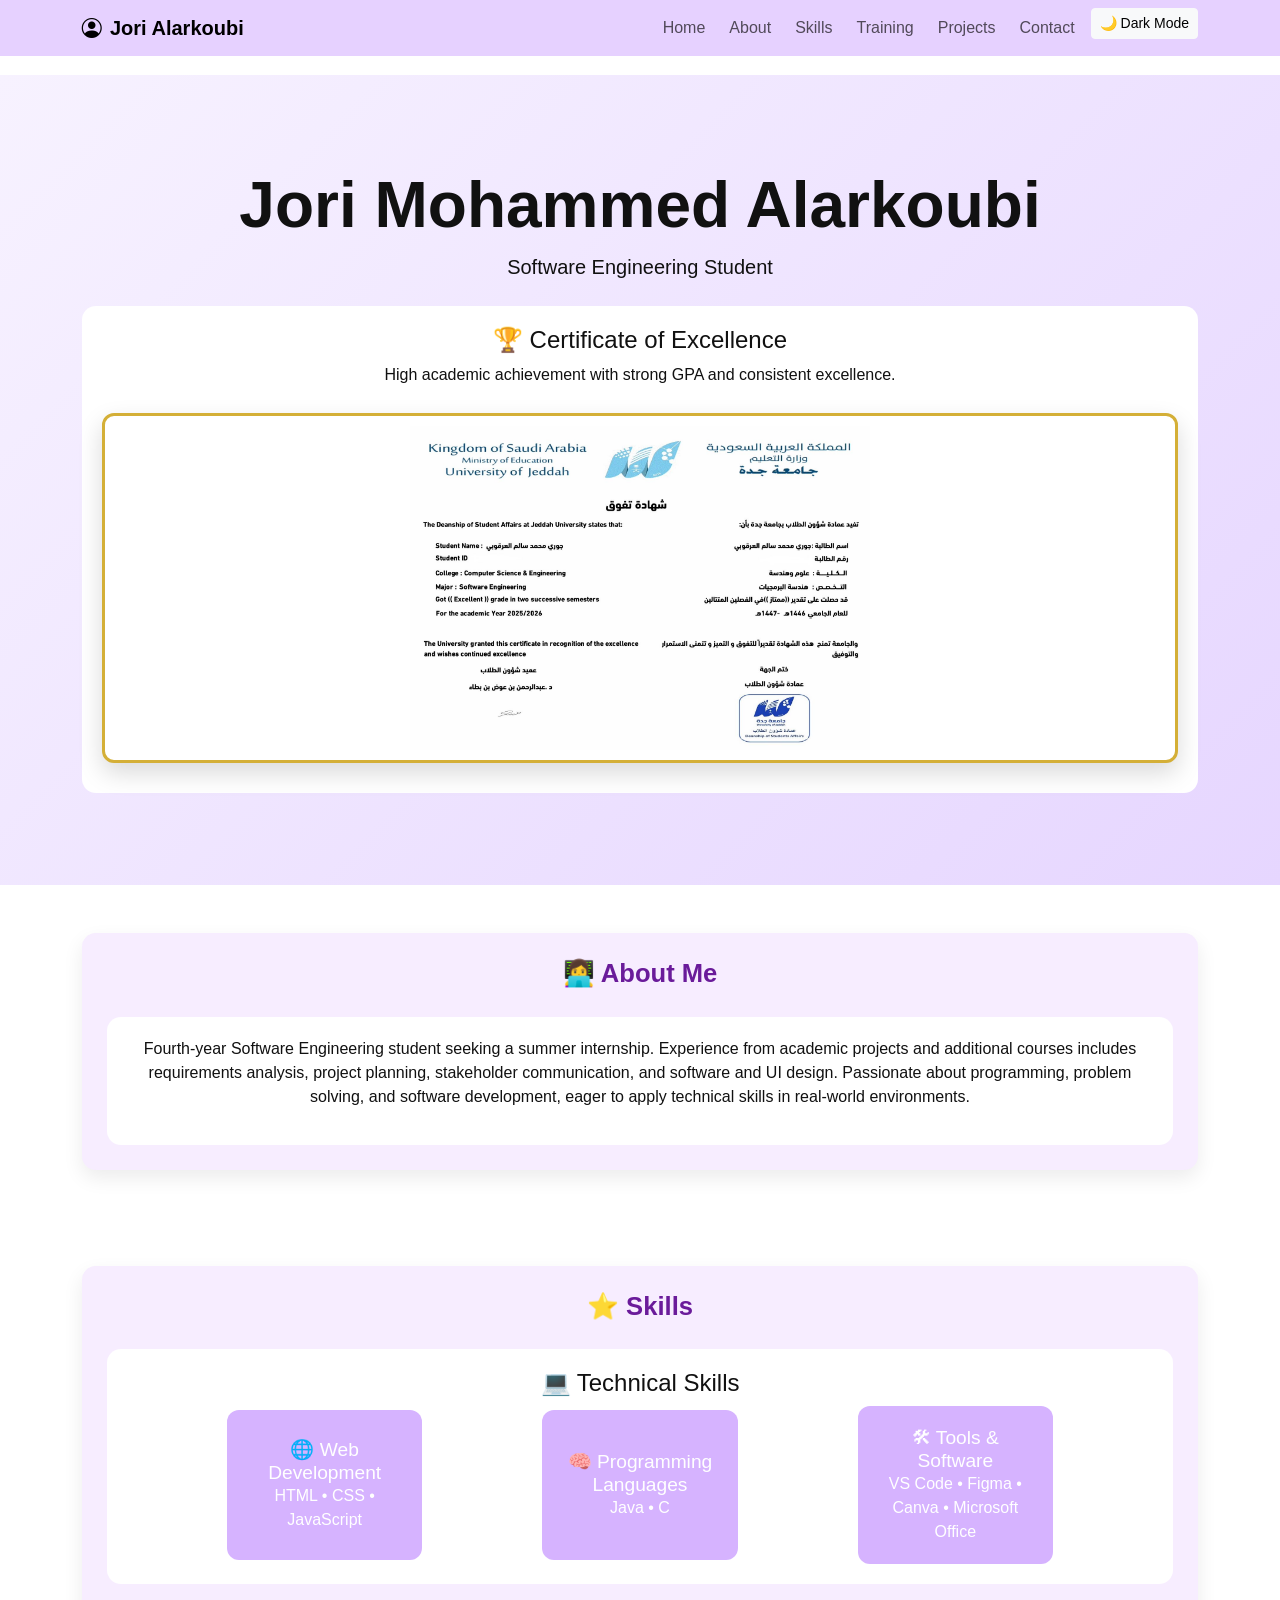
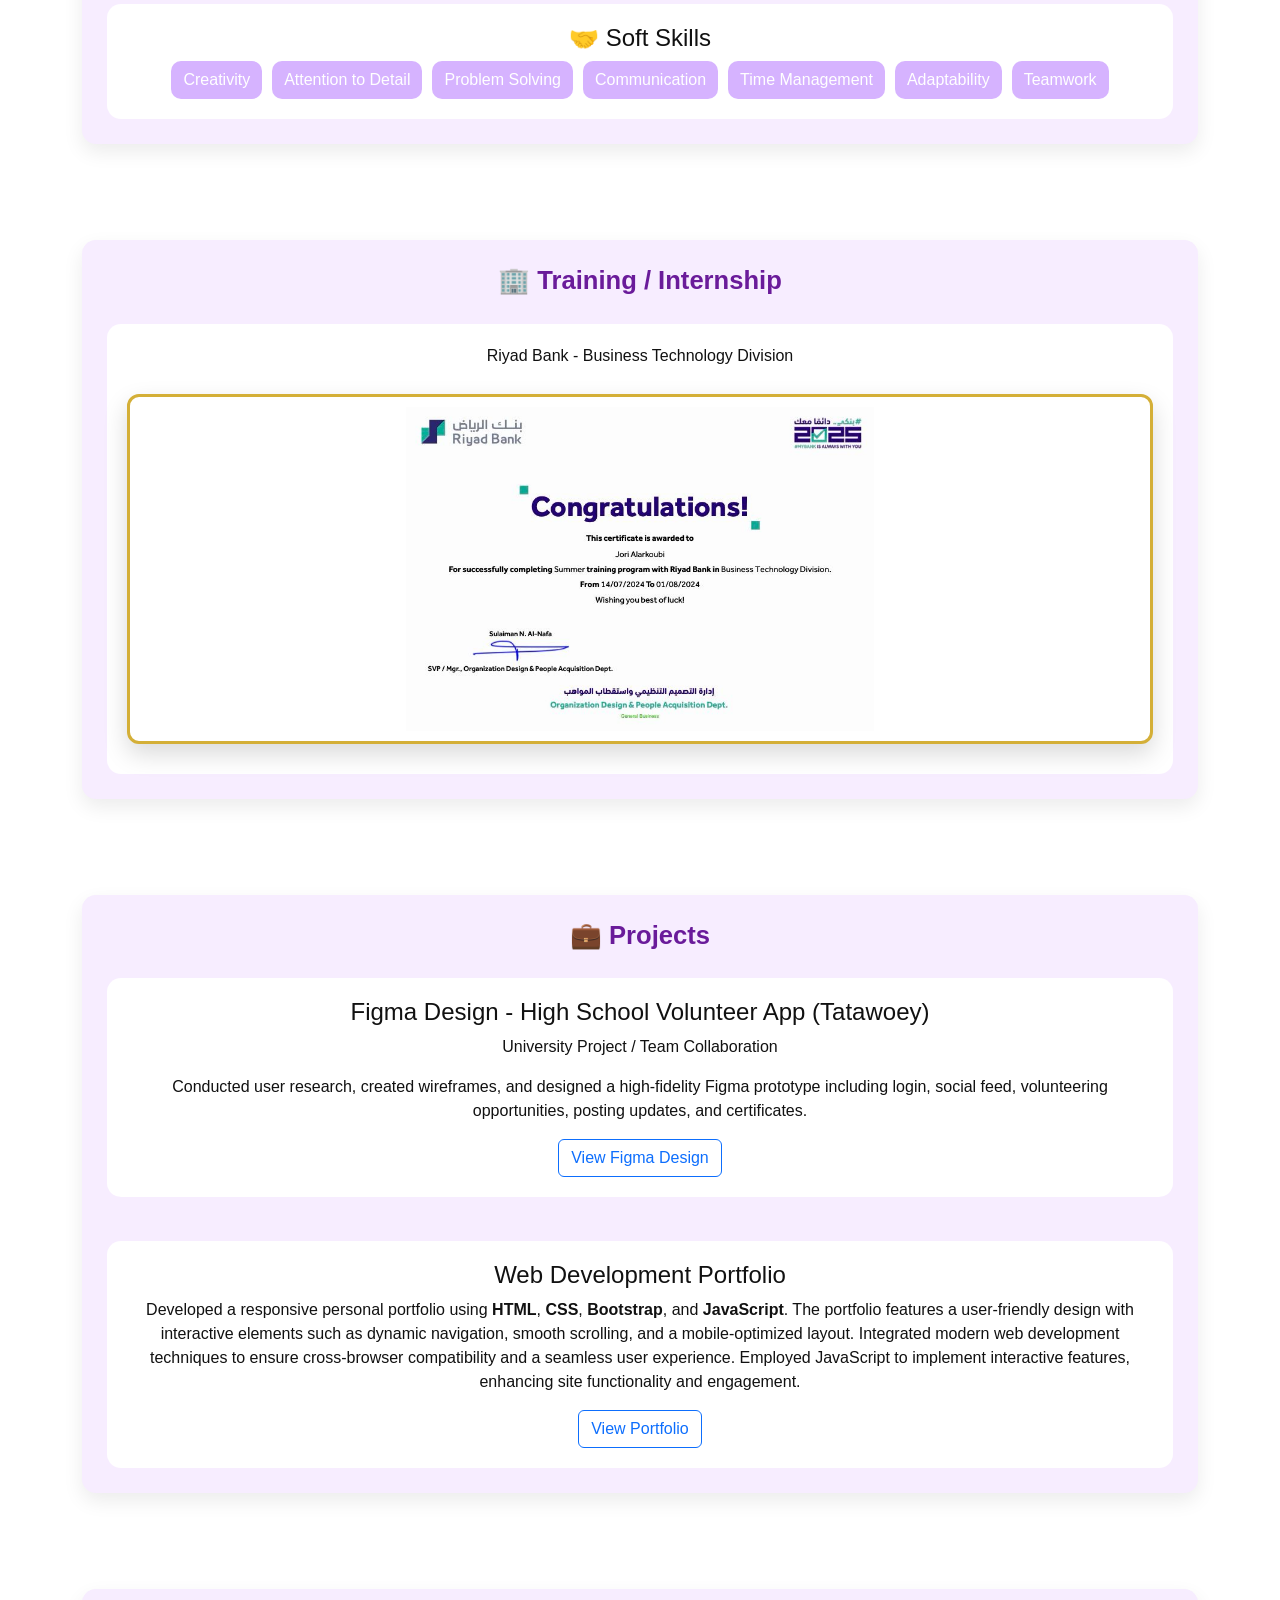
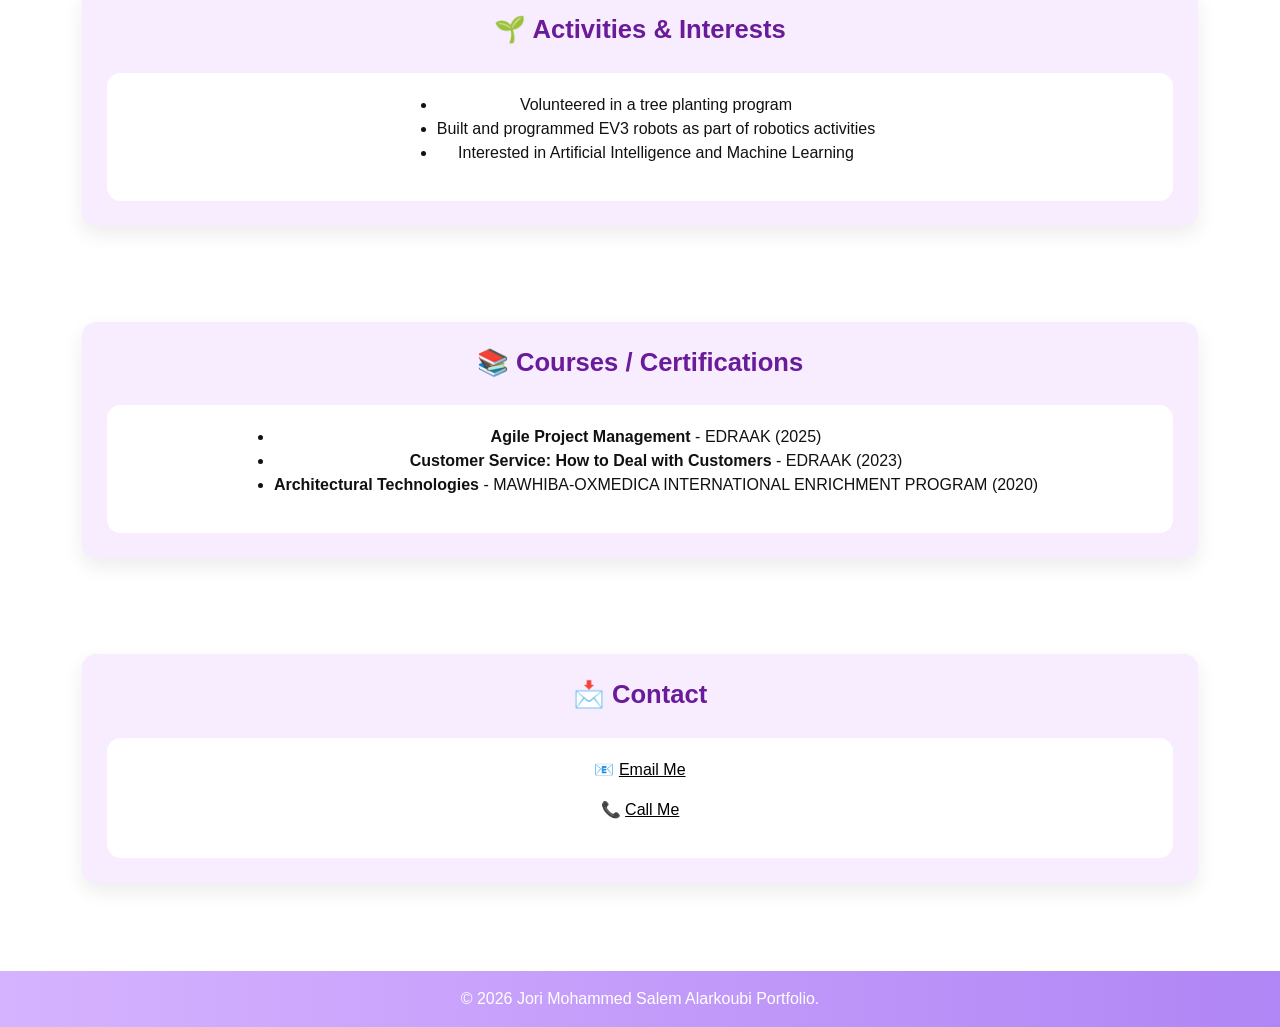
<file: index.html>
<!DOCTYPE html>
<html lang="en">
<head>
  <meta charset="UTF-8">
  <meta name="viewport" content="width=device-width, initial-scale=1.0">
  <title>Jori Alarkoubi Portfolio</title>
  <link href="https://cdn.jsdelivr.net/npm/bootstrap@5.3.3/dist/css/bootstrap.min.css" rel="stylesheet">
  <link href="https://cdn.jsdelivr.net/npm/bootstrap-icons/font/bootstrap-icons.css" rel="stylesheet">
  <link rel="stylesheet" href="style.css">
</head>
<body>

<!-- NAV -->
<nav class="navbar navbar-expand-lg fixed-top custom-nav">
  <div class="container">
    <a class="navbar-brand fw-bold d-flex align-items-center gap-2">
      <i class="bi bi-person-circle"></i>
      Jori Alarkoubi
    </a>
    <button class="navbar-toggler" data-bs-toggle="collapse" data-bs-target="#nav">
      <span class="navbar-toggler-icon"></span>
    </button>
    <div class="collapse navbar-collapse" id="nav">
      <ul class="navbar-nav ms-auto gap-2">
        <li class="nav-item"><a class="nav-link" href="#home">Home</a></li>
        <li class="nav-item"><a class="nav-link" href="#about">About</a></li>
        <li class="nav-item"><a class="nav-link" href="#skills">Skills</a></li>
        <li class="nav-item"><a class="nav-link" href="#training">Training</a></li>
        <li class="nav-item"><a class="nav-link" href="#projects">Projects</a></li>
        <li class="nav-item"><a class="nav-link" href="#contact">Contact</a></li>
        <li class="nav-item">
          <button id="themeToggle" class="btn btn-light btn-sm">
            🌙 Dark Mode
          </button>
        </li>
      </ul>
    </div>
  </div>
</nav>

<!-- HERO -->
<section id="home" class="hero d-flex align-items-center text-center">
  <div class="container">
    <h1 class="display-3 fw-bold">Jori Mohammed Alarkoubi</h1>
    <p class="lead">Software Engineering Student</p>
    <div class="box mt-4">
      <h4>🏆 Certificate of Excellence</h4>
      <p>High academic achievement with strong GPA and consistent excellence.</p>
      <div class="cert-img-box">
        <img src="CertificateOfExcellence.jpeg" alt="image of Certificate of Excellenc">
      </div>
    </div>
  </div>
</section>

<!-- ABOUT -->
<section id="about" class="container py-5">
  <div class="skills-wrapper">
    <h2 class="title">👩‍💻 About Me</h2>
    <div class="skills-box">
      <p>Fourth-year Software Engineering student seeking a summer internship. Experience from academic projects and additional courses includes requirements analysis, project planning, stakeholder communication, and software and UI design. Passionate about programming, problem solving, and software development, eager to apply technical skills in real-world environments.</p>
    </div>
  </div>
</section>

<!-- SKILLS -->
<section id="skills" class="container py-5">
  <div class="skills-wrapper">
    <h2 class="title text-center">⭐ Skills</h2>
    <!-- TECH -->
    <div class="skills-box text-center">
      <h4>💻 Technical Skills</h4>
      <div class="tech-grid">
        <div class="tech-card">
          <h5>🌐 Web Development</h5>
          <p>HTML • CSS • JavaScript</p>
        </div>
        <div class="tech-card">
          <h5>🧠 Programming Languages</h5>
          <p>Java • C</p>
        </div>
        <div class="tech-card">
          <h5>🛠 Tools & Software</h5>
          <p>VS Code • Figma • Canva • Microsoft Office</p>
        </div>
      </div>
    </div>
    <!-- SOFT -->
    <div class="skills-box">
      <h4>🤝 Soft Skills</h4>
      <div class="skills-tags">
        <span>Creativity</span>
        <span>Attention to Detail</span>
        <span>Problem Solving</span>
        <span>Communication</span>
        <span>Time Management</span>
        <span>Adaptability</span>
        <span>Teamwork</span>
      </div>
    </div>
  </div>
</section>

<!-- TRAINING -->
<section id="training" class="container py-5">
  <div class="skills-wrapper">
    <h2 class="title">🏢 Training / Internship</h2>
    <div class="skills-box">
      <p>Riyad Bank - Business Technology Division</p>
      <div class="cert-img-box">
        <img src="TrainingCertificateRiyadBank.jpeg" alt="image of Training Certificate">
      </div>
    </div>
  </div>
</section>

<!-- PROJECTS -->
<section id="projects" class="container py-5">
  <div class="skills-wrapper">
    <h2 class="title">💼 Projects</h2>
    <div class="skills-box">
      <h4>Figma Design - High School Volunteer App (Tatawoey)</h4>
      <p>University Project / Team Collaboration</p>
      <p>Conducted user research, created wireframes, and designed a high-fidelity Figma prototype including login, social feed, volunteering opportunities, posting updates, and certificates.</p>
      <a href="https://www.figma.com/design/lGe3PYlZC4wxmM1AbM80Af/High-School-Volunteer?node-id=0-1&p=f&t=mcgoOpaxi7kLNa5j-0" target="_blank" class="btn btn-outline-primary">View Figma Design</a>
    </div>
    <div class="skills-box mt-4">
      <h4>Web Development Portfolio</h4>
      <p>Developed a responsive personal portfolio using <strong>HTML</strong>, <strong>CSS</strong>, <strong>Bootstrap</strong>, and <strong>JavaScript</strong>. The portfolio features a user-friendly design with interactive elements such as dynamic navigation, smooth scrolling, and a mobile-optimized layout. Integrated modern web development techniques to ensure cross-browser compatibility and a seamless user experience. Employed JavaScript to implement interactive features, enhancing site functionality and engagement.</p>
      <a href="#" class="btn btn-outline-primary">View Portfolio</a>
    </div>
  </div>
</section>

<!-- ACTIVITIES & INTERESTS -->
<section id="activities" class="container py-5">
  <div class="skills-wrapper">
    <h2 class="title">🌱 Activities & Interests</h2>
    <div class="skills-box">
      <ul>
        <li>Volunteered in a tree planting program</li>
        <li>Built and programmed EV3 robots as part of robotics activities</li>
        <li>Interested in Artificial Intelligence and Machine Learning</li>
      </ul>
    </div>
  </div>
</section>

<!-- COURSES / CERTIFICATIONS -->
<section id="courses" class="container py-5"> 
  <div class="skills-wrapper"> 
    <h2 class="title">📚 Courses / Certifications</h2>
    <div class="skills-box">
      <ul>
        <li><strong>Agile Project Management</strong> - EDRAAK (2025)</li>
        <li><strong>Customer Service: How to Deal with Customers</strong> - EDRAAK (2023)</li>
        <li><strong>Architectural Technologies</strong> - MAWHIBA-OXMEDICA INTERNATIONAL ENRICHMENT PROGRAM (2020)</li>
      </ul>
    </div>
  </div>
</section>

<!-- CONTACT -->
<section id="contact" class="container py-5">
  <div class="skills-wrapper">
    <h2 class="title">📩 Contact</h2>
    <div class="skills-box">
      <p>📧 <a href="mailto:jorialarkoubi​@gmail.com">Email Me</a></p>
      <p>📞 <a href="tel:0503735076">Call Me</a></p>
    </div>
  </div>
</section>

<!-- FOOTER -->
<footer class="custom-footer text-center py-3">
  <p class="mb-0">© 2026 Jori Mohammed Salem Alarkoubi Portfolio.</p>
</footer>

<script src="https://cdn.jsdelivr.net/npm/bootstrap@5.3.3/dist/js/bootstrap.bundle.min.js"></script>
<script src="script.js"></script>
</body>
</html>
</file>
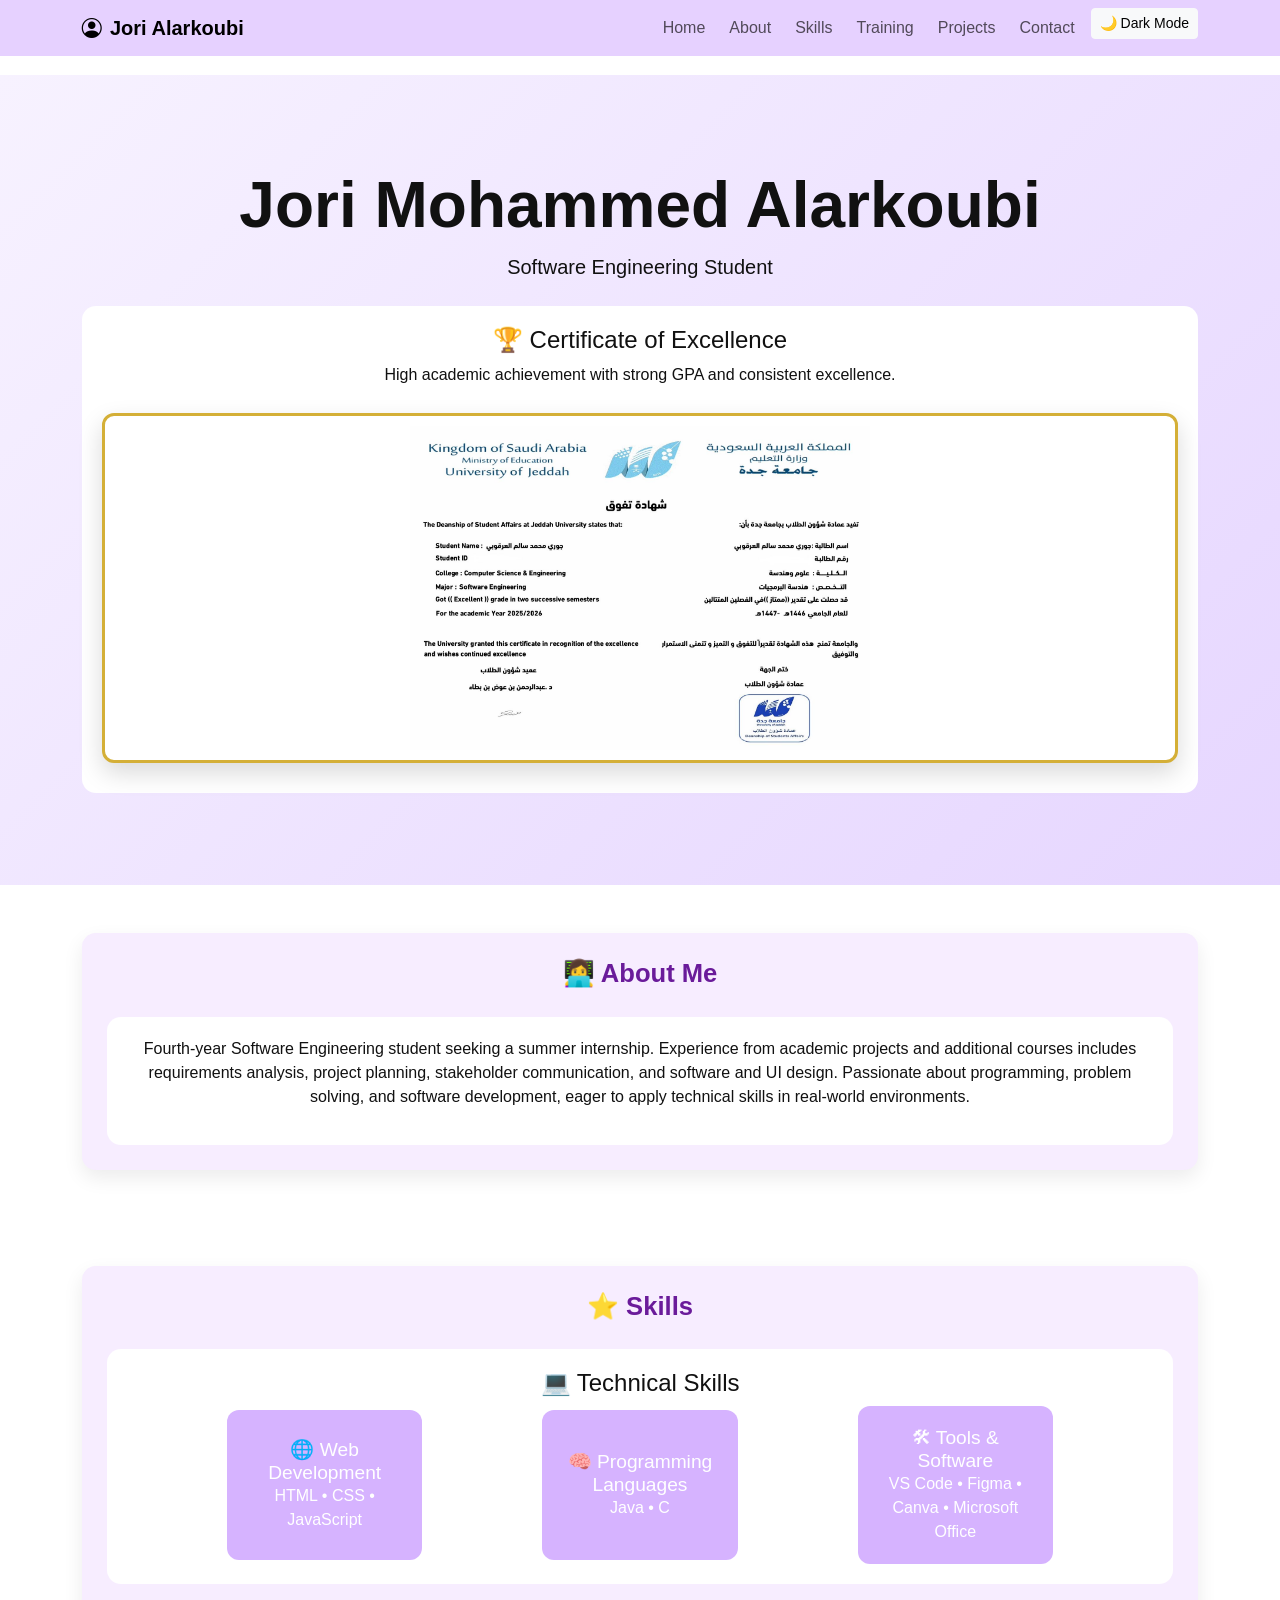
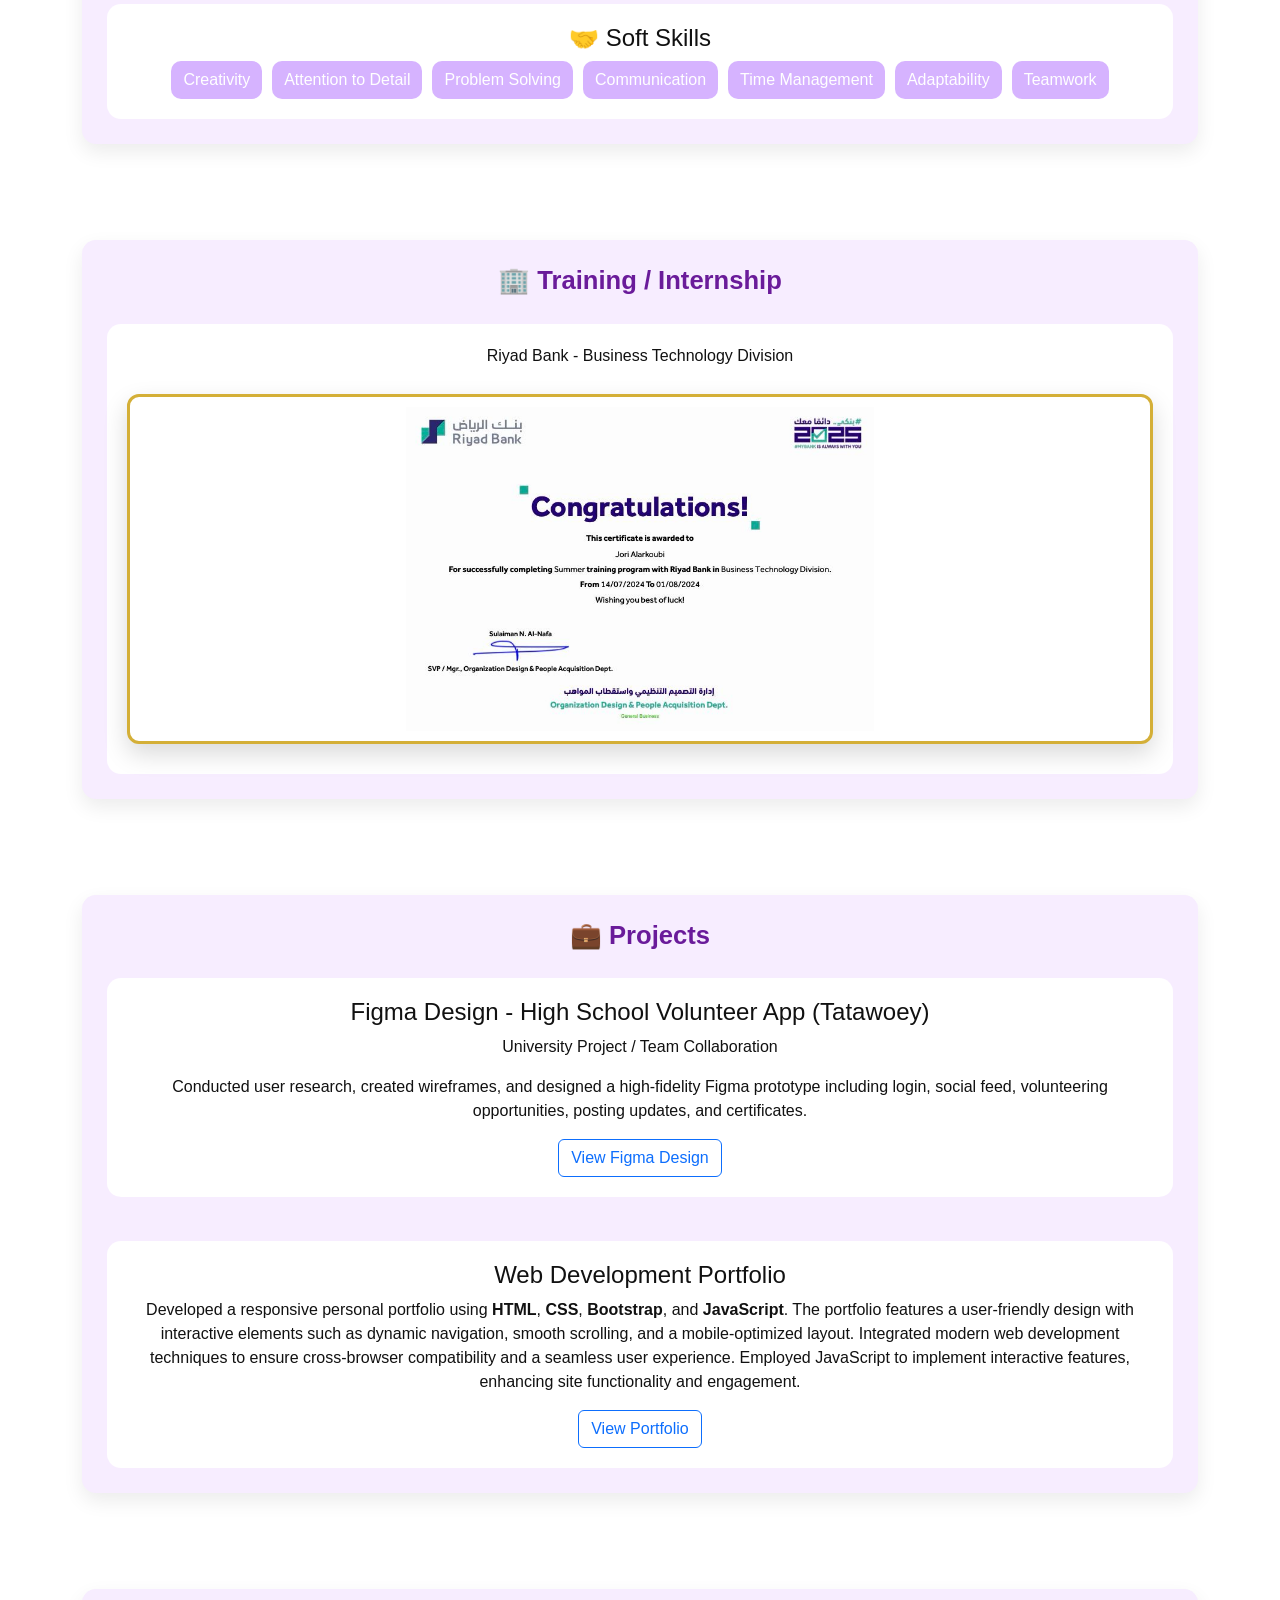
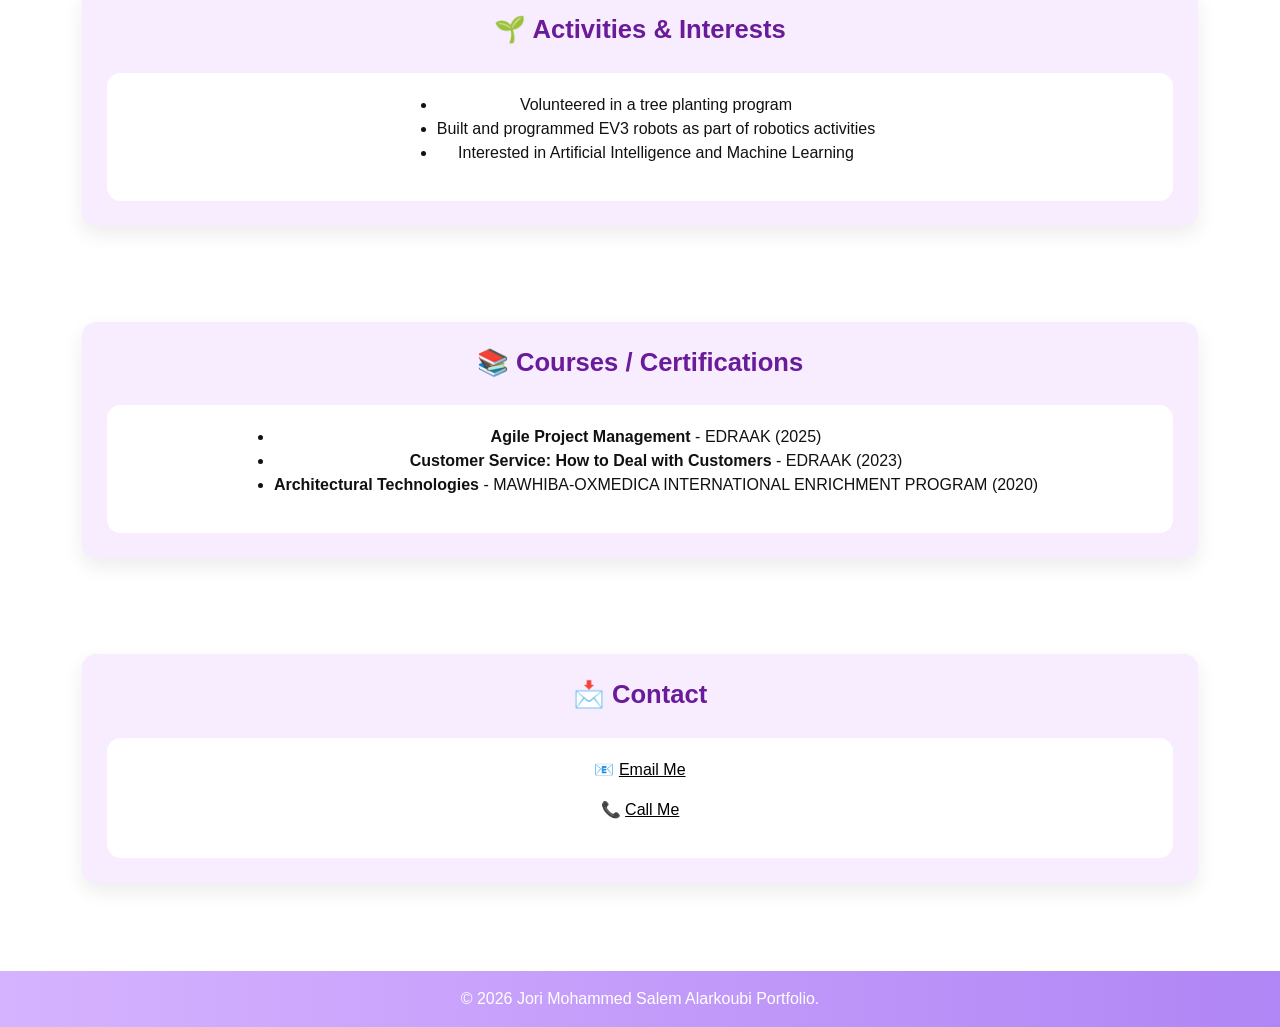
<file: index.Html>
<!DOCTYPE html>
<html lang="en">
<head>
  <meta charset="UTF-8">
  <meta name="viewport" content="width=device-width, initial-scale=1.0">
  <title>Jori Alarkoubi Portfolio</title>
  <link href="https://cdn.jsdelivr.net/npm/bootstrap@5.3.3/dist/css/bootstrap.min.css" rel="stylesheet">
  <link href="https://cdn.jsdelivr.net/npm/bootstrap-icons/font/bootstrap-icons.css" rel="stylesheet">
  <link rel="stylesheet" href="style.css">
</head>
<body>

<!-- NAV -->
<nav class="navbar navbar-expand-lg fixed-top custom-nav">
  <div class="container">
    <a class="navbar-brand fw-bold d-flex align-items-center gap-2">
      <i class="bi bi-person-circle"></i>
      Jori Alarkoubi
    </a>
    <button class="navbar-toggler" data-bs-toggle="collapse" data-bs-target="#nav">
      <span class="navbar-toggler-icon"></span>
    </button>
    <div class="collapse navbar-collapse" id="nav">
      <ul class="navbar-nav ms-auto gap-2">
        <li class="nav-item"><a class="nav-link" href="#home">Home</a></li>
        <li class="nav-item"><a class="nav-link" href="#about">About</a></li>
        <li class="nav-item"><a class="nav-link" href="#skills">Skills</a></li>
        <li class="nav-item"><a class="nav-link" href="#training">Training</a></li>
        <li class="nav-item"><a class="nav-link" href="#projects">Projects</a></li>
        <li class="nav-item"><a class="nav-link" href="#contact">Contact</a></li>
        <li class="nav-item">
          <button id="themeToggle" class="btn btn-light btn-sm">
            🌙 Dark Mode
          </button>
        </li>
      </ul>
    </div>
  </div>
</nav>

<!-- HERO -->
<section id="home" class="hero d-flex align-items-center text-center">
  <div class="container">
    <h1 class="display-3 fw-bold">Jori Mohammed Alarkoubi</h1>
    <p class="lead">Software Engineering Student</p>
    <div class="box mt-4">
      <h4>🏆 Certificate of Excellence</h4>
      <p>High academic achievement with strong GPA and consistent excellence.</p>
      <div class="cert-img-box">
        <img src="CertificateOfExcellence.jpeg" alt="image of Certificate of Excellenc">
      </div>
    </div>
  </div>
</section>

<!-- ABOUT -->
<section id="about" class="container py-5">
  <div class="skills-wrapper">
    <h2 class="title">👩‍💻 About Me</h2>
    <div class="skills-box">
      <p>Fourth-year Software Engineering student seeking a summer internship. Experience from academic projects and additional courses includes requirements analysis, project planning, stakeholder communication, and software and UI design. Passionate about programming, problem solving, and software development, eager to apply technical skills in real-world environments.</p>
    </div>
  </div>
</section>

<!-- SKILLS -->
<section id="skills" class="container py-5">
  <div class="skills-wrapper">
    <h2 class="title text-center">⭐ Skills</h2>
    <!-- TECH -->
    <div class="skills-box text-center">
      <h4>💻 Technical Skills</h4>
      <div class="tech-grid">
        <div class="tech-card">
          <h5>🌐 Web Development</h5>
          <p>HTML • CSS • JavaScript</p>
        </div>
        <div class="tech-card">
          <h5>🧠 Programming Languages</h5>
          <p>Java • C</p>
        </div>
        <div class="tech-card">
          <h5>🛠 Tools & Software</h5>
          <p>VS Code • Figma • Canva • Microsoft Office</p>
        </div>
      </div>
    </div>
    <!-- SOFT -->
    <div class="skills-box">
      <h4>🤝 Soft Skills</h4>
      <div class="skills-tags">
        <span>Creativity</span>
        <span>Attention to Detail</span>
        <span>Problem Solving</span>
        <span>Communication</span>
        <span>Time Management</span>
        <span>Adaptability</span>
        <span>Teamwork</span>
      </div>
    </div>
  </div>
</section>

<!-- TRAINING -->
<section id="training" class="container py-5">
  <div class="skills-wrapper">
    <h2 class="title">🏢 Training / Internship</h2>
    <div class="skills-box">
      <p>Riyad Bank - Business Technology Division</p>
      <div class="cert-img-box">
        <img src="TrainingCertificateRiyadBank.jpeg" alt="image of Training Certificate">
      </div>
    </div>
  </div>
</section>

<!-- PROJECTS -->
<section id="projects" class="container py-5">
  <div class="skills-wrapper">
    <h2 class="title">💼 Projects</h2>
    <div class="skills-box">
      <h4>Figma Design - High School Volunteer App (Tatawoey)</h4>
      <p>University Project / Team Collaboration</p>
      <p>Conducted user research, created wireframes, and designed a high-fidelity Figma prototype including login, social feed, volunteering opportunities, posting updates, and certificates.</p>
      <a href="https://www.figma.com/design/lGe3PYlZC4wxmM1AbM80Af/High-School-Volunteer?node-id=0-1&p=f&t=mcgoOpaxi7kLNa5j-0" target="_blank" class="btn btn-outline-primary">View Figma Design</a>
    </div>
    <div class="skills-box mt-4">
      <h4>Web Development Portfolio</h4>
      <p>Developed a responsive personal portfolio using <strong>HTML</strong>, <strong>CSS</strong>, <strong>Bootstrap</strong>, and <strong>JavaScript</strong>. The portfolio features a user-friendly design with interactive elements such as dynamic navigation, smooth scrolling, and a mobile-optimized layout. Integrated modern web development techniques to ensure cross-browser compatibility and a seamless user experience. Employed JavaScript to implement interactive features, enhancing site functionality and engagement.</p>
      <a href="#" class="btn btn-outline-primary">View Portfolio</a>
    </div>
  </div>
</section>

<!-- ACTIVITIES & INTERESTS -->
<section id="activities" class="container py-5">
  <div class="skills-wrapper">
    <h2 class="title">🌱 Activities & Interests</h2>
    <div class="skills-box">
      <ul>
        <li>Volunteered in a tree planting program</li>
        <li>Built and programmed EV3 robots as part of robotics activities</li>
        <li>Interested in Artificial Intelligence and Machine Learning</li>
      </ul>
    </div>
  </div>
</section>

<!-- COURSES / CERTIFICATIONS -->
<section id="courses" class="container py-5"> 
  <div class="skills-wrapper"> 
    <h2 class="title">📚 Courses / Certifications</h2>
    <div class="skills-box">
      <ul>
        <li><strong>Agile Project Management</strong> - EDRAAK (2025)</li>
        <li><strong>Customer Service: How to Deal with Customers</strong> - EDRAAK (2023)</li>
        <li><strong>Architectural Technologies</strong> - MAWHIBA-OXMEDICA INTERNATIONAL ENRICHMENT PROGRAM (2020)</li>
      </ul>
    </div>
  </div>
</section>

<!-- CONTACT -->
<section id="contact" class="container py-5">
  <div class="skills-wrapper">
    <h2 class="title">📩 Contact</h2>
    <div class="skills-box">
      <p>📧 <a href="mailto:your.jorialarkoubi​@gmail.com">Email Me</a></p>
      <p>📞 <a href="tel:0503735076">Call Me</a></p>
    </div>
  </div>
</section>

<!-- FOOTER -->
<footer class="custom-footer text-center py-3">
  <p class="mb-0">© 2026 Jori Mohammed Salem Alarkoubi Portfolio.</p>
</footer>

<script src="https://cdn.jsdelivr.net/npm/bootstrap@5.3.3/dist/js/bootstrap.bundle.min.js"></script>
<script src="script.js"></script>
</body>
</html>
</file>
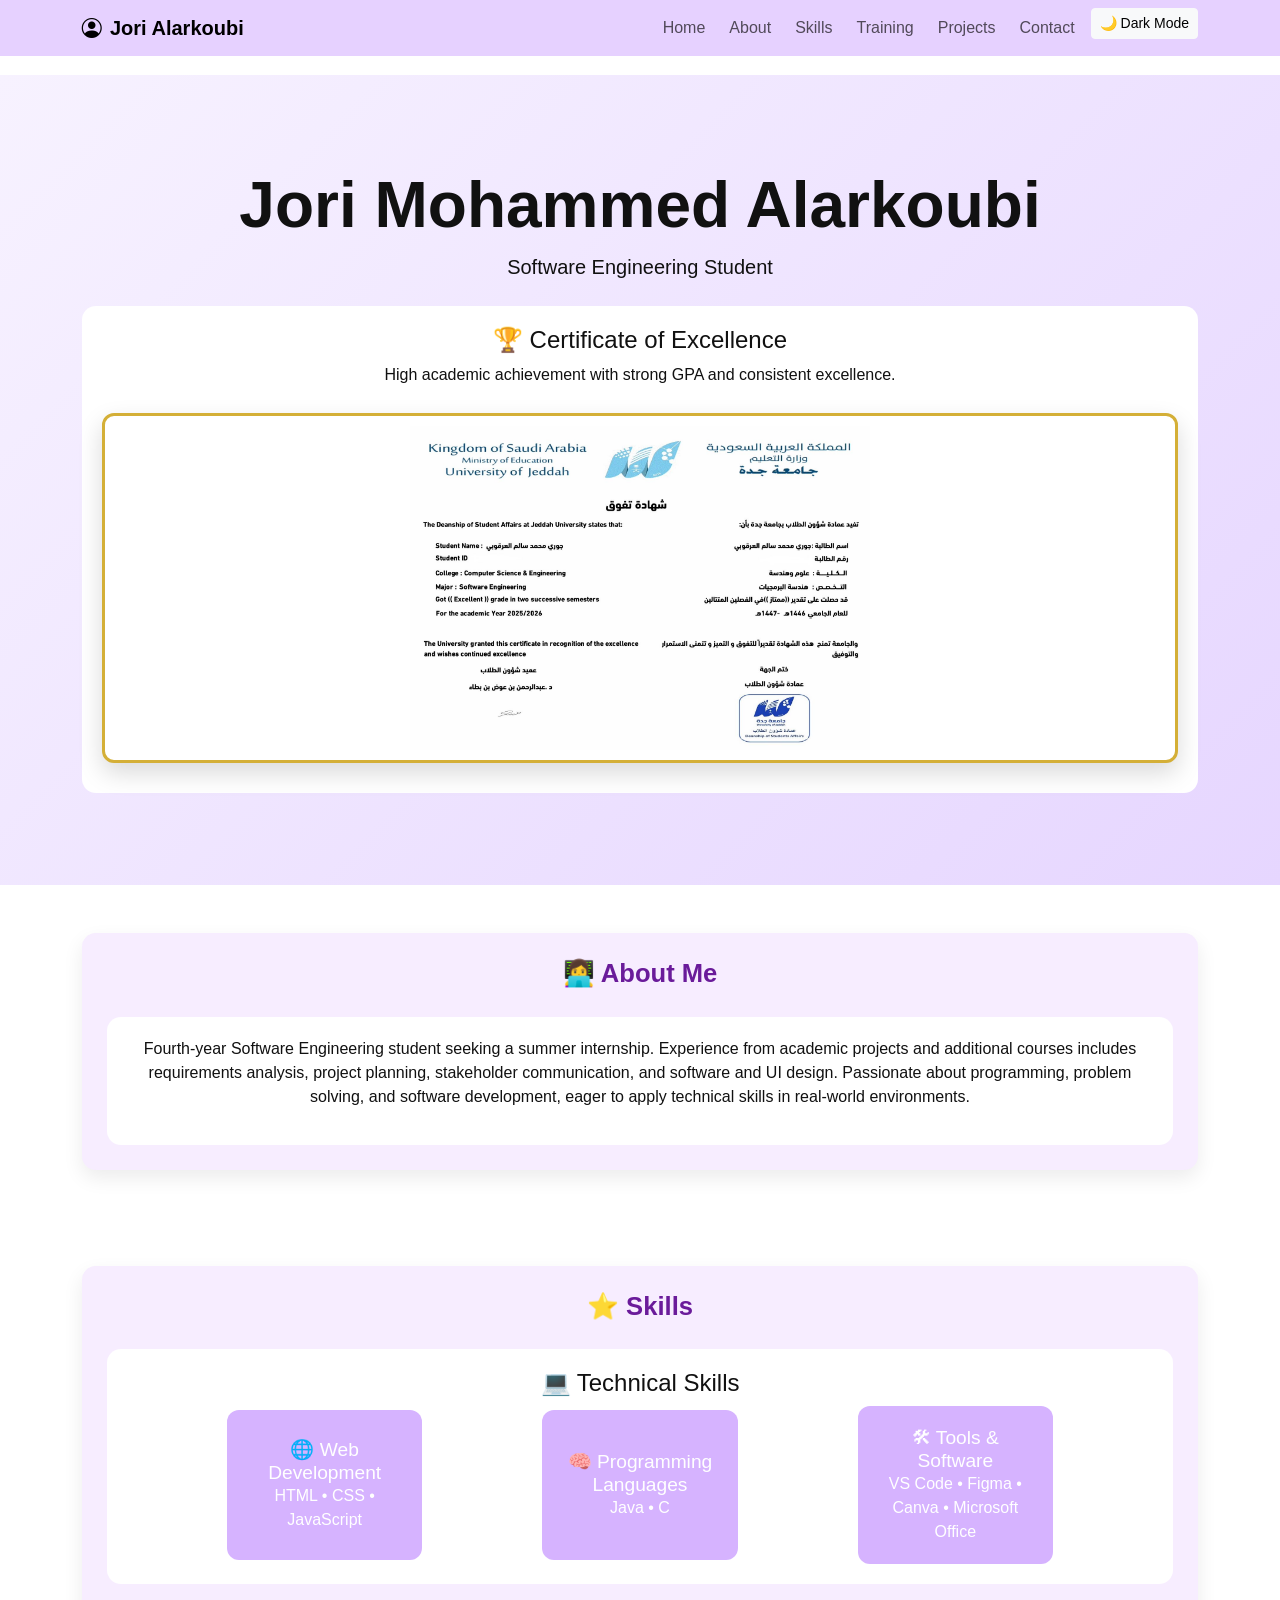
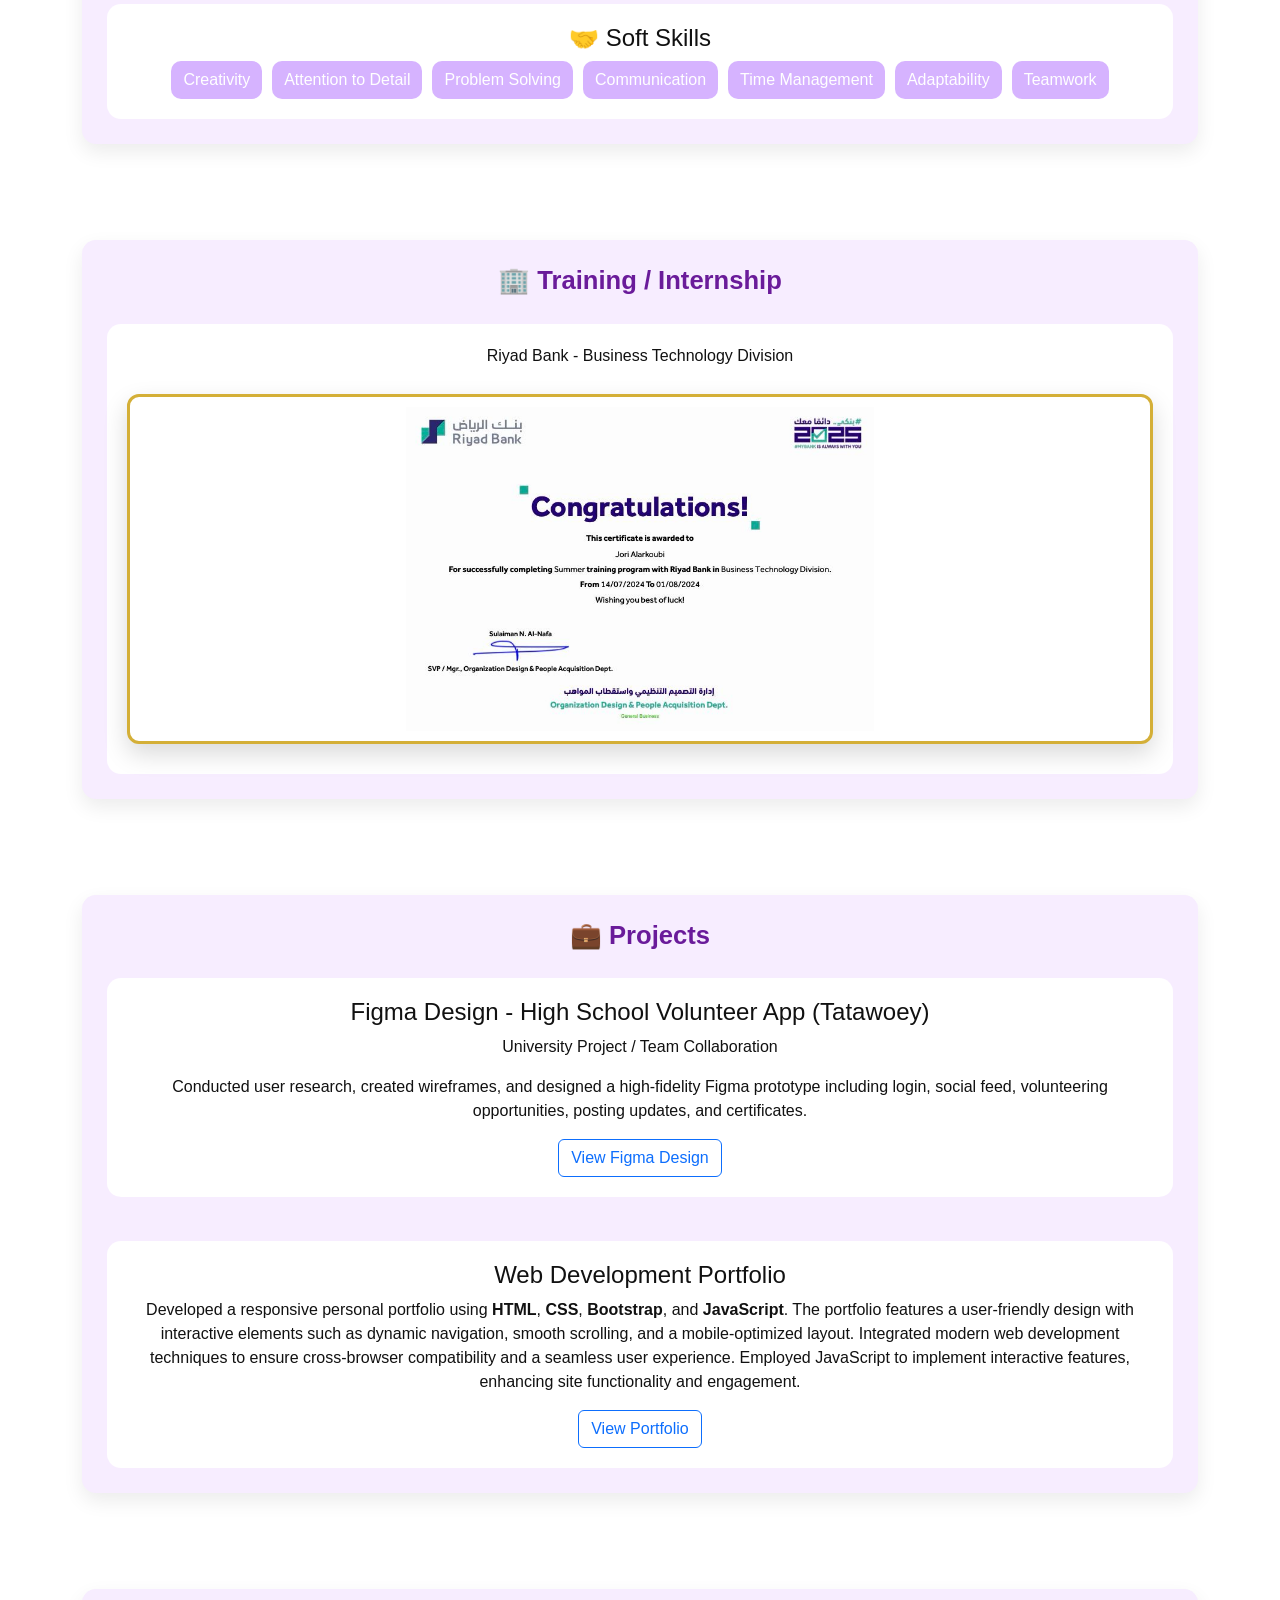
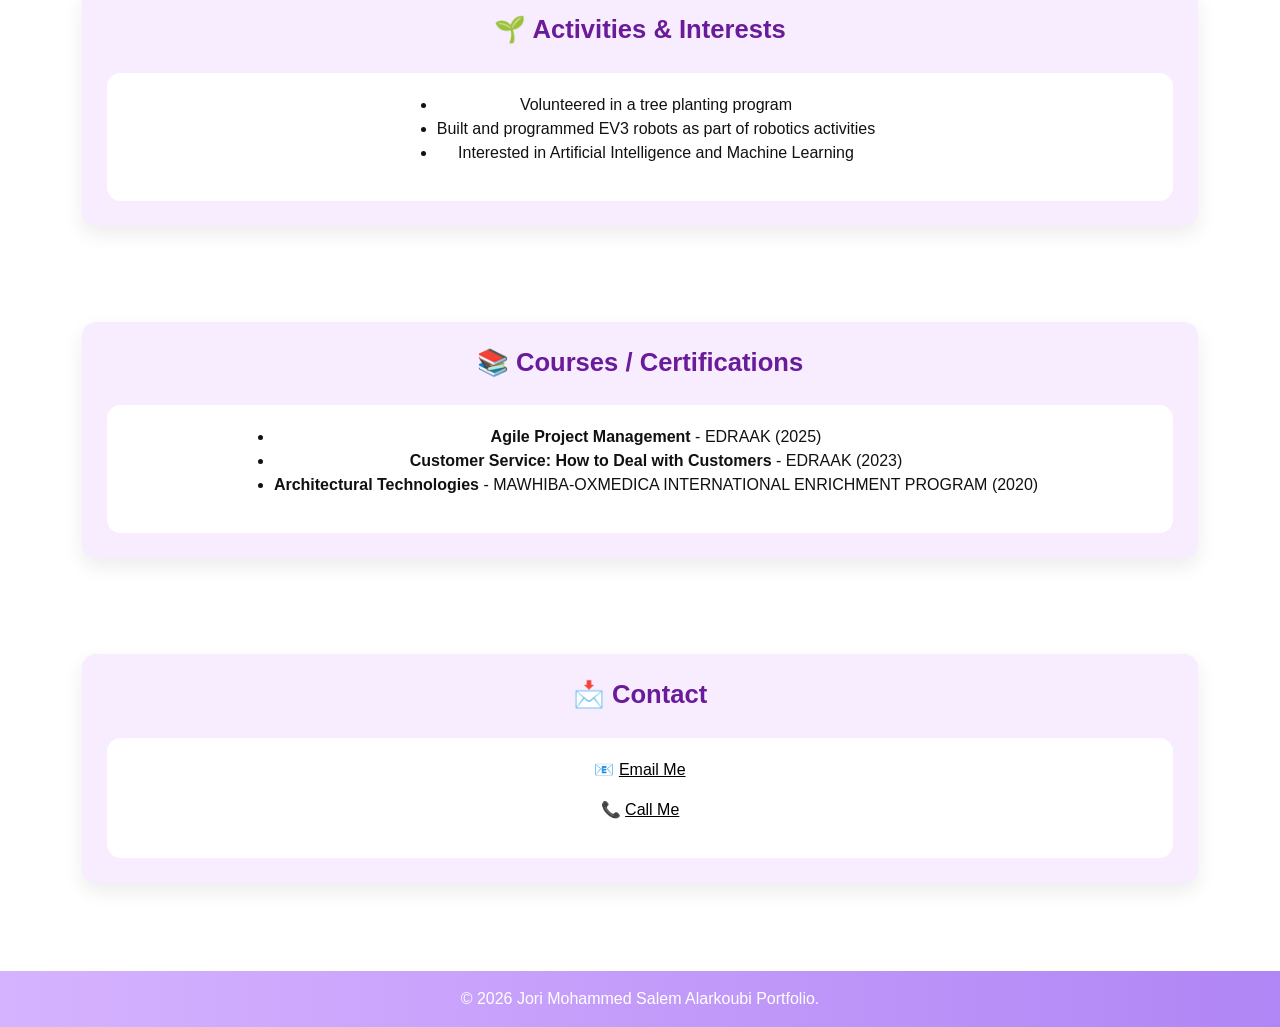
<file: ResumeWebsite.Html>
<!DOCTYPE html>
<html lang="en">
<head>
  <meta charset="UTF-8">
  <meta name="viewport" content="width=device-width, initial-scale=1.0">
  <title>Jori Alarkoubi Portfolio</title>
  <link href="https://cdn.jsdelivr.net/npm/bootstrap@5.3.3/dist/css/bootstrap.min.css" rel="stylesheet">
  <link href="https://cdn.jsdelivr.net/npm/bootstrap-icons/font/bootstrap-icons.css" rel="stylesheet">
  <link rel="stylesheet" href="style.css">
</head>
<body>

<!-- NAV -->
<nav class="navbar navbar-expand-lg fixed-top custom-nav">
  <div class="container">
    <a class="navbar-brand fw-bold d-flex align-items-center gap-2">
      <i class="bi bi-person-circle"></i>
      Jori Alarkoubi
    </a>
    <button class="navbar-toggler" data-bs-toggle="collapse" data-bs-target="#nav">
      <span class="navbar-toggler-icon"></span>
    </button>
    <div class="collapse navbar-collapse" id="nav">
      <ul class="navbar-nav ms-auto gap-2">
        <li class="nav-item"><a class="nav-link" href="#home">Home</a></li>
        <li class="nav-item"><a class="nav-link" href="#about">About</a></li>
        <li class="nav-item"><a class="nav-link" href="#skills">Skills</a></li>
        <li class="nav-item"><a class="nav-link" href="#training">Training</a></li>
        <li class="nav-item"><a class="nav-link" href="#projects">Projects</a></li>
        <li class="nav-item"><a class="nav-link" href="#contact">Contact</a></li>
        <li class="nav-item">
          <button id="themeToggle" class="btn btn-light btn-sm">
            🌙 Dark Mode
          </button>
        </li>
      </ul>
    </div>
  </div>
</nav>

<!-- HERO -->
<section id="home" class="hero d-flex align-items-center text-center">
  <div class="container">
    <h1 class="display-3 fw-bold">Jori Mohammed Alarkoubi</h1>
    <p class="lead">Software Engineering Student</p>
    <div class="box mt-4">
      <h4>🏆 Certificate of Excellence</h4>
      <p>High academic achievement with strong GPA and consistent excellence.</p>
      <div class="cert-img-box">
        <img src="CertificateOfExcellence.jpeg" alt="image of Certificate of Excellenc">
      </div>
    </div>
  </div>
</section>

<!-- ABOUT -->
<section id="about" class="container py-5">
  <div class="skills-wrapper">
    <h2 class="title">👩‍💻 About Me</h2>
    <div class="skills-box">
      <p>Fourth-year Software Engineering student seeking a summer internship. Experience from academic projects and additional courses includes requirements analysis, project planning, stakeholder communication, and software and UI design. Passionate about programming, problem solving, and software development, eager to apply technical skills in real-world environments.</p>
    </div>
  </div>
</section>

<!-- SKILLS -->
<section id="skills" class="container py-5">
  <div class="skills-wrapper">
    <h2 class="title text-center">⭐ Skills</h2>
    <!-- TECH -->
    <div class="skills-box text-center">
      <h4>💻 Technical Skills</h4>
      <div class="tech-grid">
        <div class="tech-card">
          <h5>🌐 Web Development</h5>
          <p>HTML • CSS • JavaScript</p>
        </div>
        <div class="tech-card">
          <h5>🧠 Programming Languages</h5>
          <p>Java • C</p>
        </div>
        <div class="tech-card">
          <h5>🛠 Tools & Software</h5>
          <p>VS Code • Figma • Canva • Microsoft Office</p>
        </div>
      </div>
    </div>
    <!-- SOFT -->
    <div class="skills-box">
      <h4>🤝 Soft Skills</h4>
      <div class="skills-tags">
        <span>Creativity</span>
        <span>Attention to Detail</span>
        <span>Problem Solving</span>
        <span>Communication</span>
        <span>Time Management</span>
        <span>Adaptability</span>
        <span>Teamwork</span>
      </div>
    </div>
  </div>
</section>

<!-- TRAINING -->
<section id="training" class="container py-5">
  <div class="skills-wrapper">
    <h2 class="title">🏢 Training / Internship</h2>
    <div class="skills-box">
      <p>Riyad Bank - Business Technology Division</p>
      <div class="cert-img-box">
        <img src="TrainingCertificateRiyadBank.jpeg" alt="image of Training Certificate">
      </div>
    </div>
  </div>
</section>

<!-- PROJECTS -->
<section id="projects" class="container py-5">
  <div class="skills-wrapper">
    <h2 class="title">💼 Projects</h2>
    <div class="skills-box">
      <h4>Figma Design - High School Volunteer App (Tatawoey)</h4>
      <p>University Project / Team Collaboration</p>
      <p>Conducted user research, created wireframes, and designed a high-fidelity Figma prototype including login, social feed, volunteering opportunities, posting updates, and certificates.</p>
      <a href="https://www.figma.com/design/lGe3PYlZC4wxmM1AbM80Af/High-School-Volunteer?node-id=0-1&p=f&t=mcgoOpaxi7kLNa5j-0" target="_blank" class="btn btn-outline-primary">View Figma Design</a>
    </div>
    <div class="skills-box mt-4">
      <h4>Web Development Portfolio</h4>
      <p>Developed a responsive personal portfolio using <strong>HTML</strong>, <strong>CSS</strong>, <strong>Bootstrap</strong>, and <strong>JavaScript</strong>. The portfolio features a user-friendly design with interactive elements such as dynamic navigation, smooth scrolling, and a mobile-optimized layout. Integrated modern web development techniques to ensure cross-browser compatibility and a seamless user experience. Employed JavaScript to implement interactive features, enhancing site functionality and engagement.</p>
      <a href="#" class="btn btn-outline-primary">View Portfolio</a>
    </div>
  </div>
</section>

<!-- ACTIVITIES & INTERESTS -->
<section id="activities" class="container py-5">
  <div class="skills-wrapper">
    <h2 class="title">🌱 Activities & Interests</h2>
    <div class="skills-box">
      <ul>
        <li>Volunteered in a tree planting program</li>
        <li>Built and programmed EV3 robots as part of robotics activities</li>
        <li>Interested in Artificial Intelligence and Machine Learning</li>
      </ul>
    </div>
  </div>
</section>

<!-- COURSES / CERTIFICATIONS -->
<section id="courses" class="container py-5"> 
  <div class="skills-wrapper"> 
    <h2 class="title">📚 Courses / Certifications</h2>
    <div class="skills-box">
      <ul>
        <li><strong>Agile Project Management</strong> - EDRAAK (2025)</li>
        <li><strong>Customer Service: How to Deal with Customers</strong> - EDRAAK (2023)</li>
        <li><strong>Architectural Technologies</strong> - MAWHIBA-OXMEDICA INTERNATIONAL ENRICHMENT PROGRAM (2020)</li>
      </ul>
    </div>
  </div>
</section>

<!-- CONTACT -->
<section id="contact" class="container py-5">
  <div class="skills-wrapper">
    <h2 class="title">📩 Contact</h2>
    <div class="skills-box">
      <p>📧 <a href="mailto:your.jorialarkoubi​@gmail.com">Email Me</a></p>
      <p>📞 <a href="tel:0503735076">Call Me</a></p>
    </div>
  </div>
</section>

<!-- FOOTER -->
<footer class="custom-footer text-center py-3">
  <p class="mb-0">© 2026 Jori Mohammed Salem Alarkoubi Portfolio.</p>
</footer>

<script src="https://cdn.jsdelivr.net/npm/bootstrap@5.3.3/dist/js/bootstrap.bundle.min.js"></script>
<script src="script.js"></script>
</body>
</html>
</file>
<file: style.css>
/* =========================
   LIGHT MODE (DEFAULT)
========================= */

body {
  font-family: Segoe UI, sans-serif;
  background: #ffffff;
  color: #111;
  padding-top: 75px;
  transition: 0.3s;
}

* {
  justify-content: center;
  text-align: center;
  margin: 0;
  padding: 0;
}

/* NAV GLASS */
.custom-nav {
  background: rgba(214, 179, 255, 0.6);
  backdrop-filter: blur(12px);
}

/* HERO */
.hero {
  height: 90vh;
  background: linear-gradient(135deg, #f7f2ff, #e6d6ff);
}

/* WRAPPER */
.skills-wrapper,
.activities-wrapper,
.courses-wrapper {
  background: #f7edff;
  padding: 25px;
  border-radius: 14px;
  box-shadow: 0 8px 20px rgba(0, 0, 0, 0.08);
  display: flex;
  flex-direction: column;
  gap: 20px;
  justify-content: center;
  align-items: center;
  width: 100%;
}

/* BOX */
.skills-box,
.activities-box,
.courses-box,
.box {
  background: #fff;
  padding: 20px;
  border-radius: 14px;
  transition: 0.3s;
  box-sizing: border-box;
  width: 100%;
  max-width: 1200px;
  display: flex;
  flex-direction: column;
  justify-content: center;
  align-items: center;
}

/* TITLE */
.title {
  color: #6a1b9a;
  font-weight: bold;
  font-size: 1.6rem;
  text-align: center;
}

/* TECH GRID */
.tech-grid {
  display: grid;
  grid-template-columns: repeat(auto-fill, minmax(250px, 1fr));
  gap: 20px;
  justify-items: center;
  align-items: center;
  margin: 0 auto;
  padding: 0;
  box-sizing: border-box;
}

/* TECH CARD */
.tech-card,
.activities-card,
.courses-card {
  background: #d6b3ff;
  color: #fff;
  padding: 20px;
  border-radius: 12px;
  transition: 0.3s;
  box-sizing: border-box;
  min-height: 150px;
  max-width: 300px;
  display: flex;
  flex-direction: column;
  justify-content: center;
  align-items: center;
  text-align: center;
}

.tech-card h5, .tech-card p,
.activities-card h5, .activities-card p,
.courses-card h5, .courses-card p {
  margin: 0;
}

.tech-card h5, .activities-card h5, .courses-card h5 {
  font-size: 1.2rem;
}

.tech-card p, .activities-card p, .courses-card p {
  text-align: center;
}

.tech-card:hover, .activities-card:hover, .courses-card:hover {
  transform: translateY(-10px);
}

/* TAGS */
.skills-tags {
  display: flex;
  flex-wrap: wrap;
  gap: 10px;
  justify-content: center;
}

.skills-tags span {
  background: #d6b3ff;
  color: #fff;
  padding: 7px 12px;
  border-radius: 10px;
  text-align: center;
}

/* FOOTER */
.custom-footer {
  background: linear-gradient(90deg, #d6b3ff, #b085f5);
  color: #fff;
  margin-top: 40px;
}

/* LINKS */
#contact a {
  color: #000 !important;
}

/* HOVER */
.skills-box:hover,
.activities-card:hover,
.courses-card:hover,
.tech-card:hover,
.box:hover {
  transform: translateY(-8px);
}

/* ===================== */
/* 🎓 CERTIFICATES GOLD FRAME */
/* ===================== */

.cert-img-box {
  width: 100%;
  display: flex;
  justify-content: center;
  align-items: center;
  padding: 10px 0;
}

.cert-img-box img {
  width: 100%;
  max-width: 600px;
  height: 350px;
  object-fit: contain;
  border: 3px solid #d4af37;
  padding: 10px;
  background: #fff;
  box-shadow: 0 10px 25px rgba(0, 0, 0, 0.15);
  border-radius: 12px;
  transition: 0.3s ease;
}

.cert-img-box img:hover {
  transform: scale(1.03);
  box-shadow: 0 15px 35px rgba(212, 175, 55, 0.25);
}

/* 📱 MOBILE */
@media (max-width: 768px) {
  .cert-img-box img {
    max-width: 100%;
    height: auto;
  }

  .tech-card,
  .activities-card,
  .courses-card {
    padding: 12px;
    min-height: 140px;
  }

  .skills-box,
  .activities-box,
  .courses-box {
    padding: 15px;
  }

  .tech-grid {
    grid-template-columns: repeat(auto-fill, minmax(150px, 1fr));
    gap: 10px;
  }
}

/* ===================== */
/* DARK MODE */
.dark-mode {
  background: #0f1220;
  color: #fff;
}

.dark-mode .custom-nav {
  background: rgba(15, 18, 32, 0.7);
}

.dark-mode .hero {
  background: #1b1f36;
}

.dark-mode .skills-wrapper,
.dark-mode .skills-box,
.dark-mode .box,
.dark-mode .activities-wrapper,
.dark-mode .activities-box,
.dark-mode .courses-wrapper,
.dark-mode .courses-box {
  background: #1b1f36;
  color: #fff;
}

.dark-mode .tech-card,
.dark-mode .activities-card,
.dark-mode .courses-card {
  background: #8e44ad;
}

.dark-mode .skills-tags span {
  background: #8e44ad;
}

.dark-mode .custom-footer {
  background: #0b1020;
}

/* NAV WHITE */
.dark-mode .navbar,
.dark-mode .nav-link,
.dark-mode .navbar-brand {
  color: #fff !important;
}

/* CONTACT WHITE */
.dark-mode #contact a {
  color: #fff !important;
}

/* TOGGLER */
.dark-mode .navbar-toggler {
  border-color: #fff;
}

.dark-mode .navbar-toggler-icon {
  filter: invert(1);
}

/* ===================== */
/* تحسين الشاشات الصغيرة جدا */
@media (max-width: 480px) {
  .tech-card h5 {
    font-size: 1rem;
  }

  .tech-card,
  .activities-card,
  .courses-card {
    padding: 10px;
    min-height: 120px;
  }

  .tech-grid {
    grid-template-columns: repeat(auto-fill, minmax(150px, 1fr));
    gap: 8px;
  }

  .skills-wrapper,
  .activities-wrapper,
  .courses-wrapper {
    padding: 15px;
  }
}

/* ===================== */
/* شاشات أكبر (مثل الشاشات الكبيرة) */
@media (min-width: 1200px) {
  .tech-grid {
    grid-template-columns: repeat(4, 1fr); /* 4 عناصر في صف واحد */
    gap: 20px;
    margin-left: 50px;
    margin-right: 50px;
    display: flex;
    justify-content: center;
    align-items: center;
    text-align: center;
    height: 100%;
  }
  .tech-card,
  .activities-card,
  .courses-card {
    margin-left: 50px;
    margin-right: 50px;
    display: flex;
    justify-content: center;
    align-items: center;
    text-align: center;
    height: 100%;
    width: 100%;
  }
}

/* ===================== */
/* تحسين النصوص والصور في شهادة التفوق */
.cert-img-box {
  display: flex;
  justify-content: center;
  align-items: center;
  text-align: center;
  height: 100%;
  width: 100%;
  margin: 0;
}

.cert-img-box img {
  display: block;
  margin: 0 auto;
  max-width: 100%;
  object-fit: contain;
}

/* ===================== */
/* النشاطات والشهادات الجديدة */
.activities-wrapper .skills-box ul,
.courses-wrapper .skills-box ul {
  padding-left: 20px;
  text-align: left;
}

.activities-wrapper .skills-box li,
.courses-wrapper .skills-box li {
  list-style-type: disc;
  margin: 8px 0;
}

.activities-wrapper .title,
.courses-wrapper .title {
  color: #6a1b9a;
  font-weight: bold;
  font-size: 1.6rem;
  text-align: center;
}
</file>
